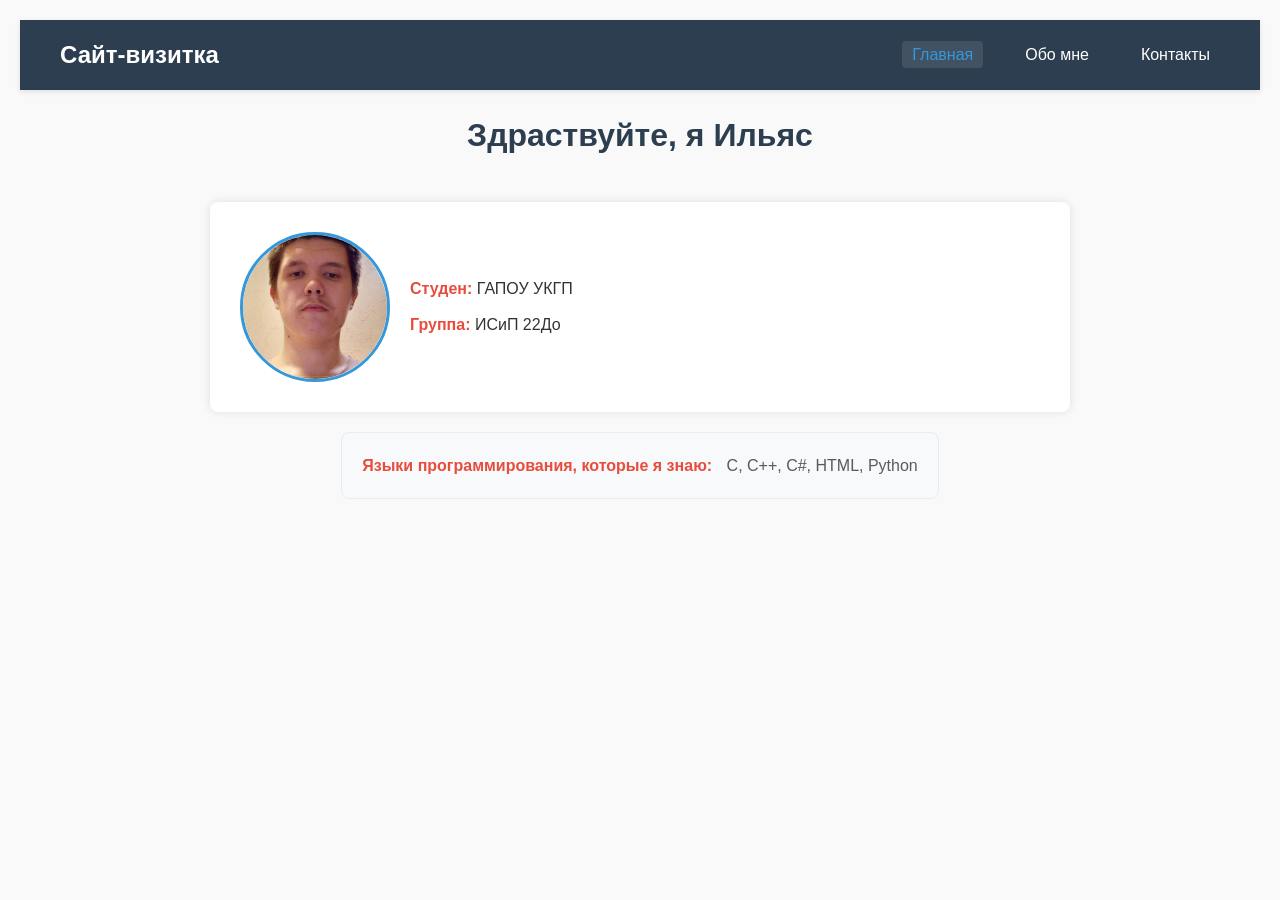
<file: index.html>
<!DOCTYPE html>
<html lang="ru">
<head>
    <meta charset="UTF-8">
    <meta name="viewport" content="width=device-width, initial-scale=1.0">
    <title>Home — О человеке</title>
    <link rel="stylesheet" href="style.css">
</head>
<body>
    <nav class="navbar">
        <div class="nav-container">
            <a href="index.html" class="nav-logo">Сайт-визитка</a>
            <ul class="nav-menu">
                <li><a href="index.html" class="nav-link active">Главная</a></li>
                <li><a href="index1.html" class="nav-link">Обо мне</a></li>
                <li><a href="index2.html" class="nav-link">Контакты</a></li>
            </ul>
            <div class="hamburger" id="hamburger">
                <span class="bar"></span>
                <span class="bar"></span>
                <span class="bar"></span>
            </div>
        </div>
    </nav>

    <div class="container">
        <h1>Здраствуйте, я Ильяс</h1>
        <div class="person-info">
            <img src="photo.jpg" alt="Фото человека" class="person-photo">
            <div class="details">
                <p><span class="highlight">Студен: </span>ГАПОУ УКГП</p>
                <p><span class="highlight">Группа: </span>ИСиП 22До</p>
            </div>
        </div>
    </div>

    <div class="center-container">
        <div class="animated-div">
            <p>
            <span class="highlight">Языки программирования, которые я знаю:</span>
            <span class="languages-list">C, C++, C#, HTML, Python</span>
            </p>
        </div>
    </div>
    
    <script src="script.js"></script>
</body>
</html>
</file>
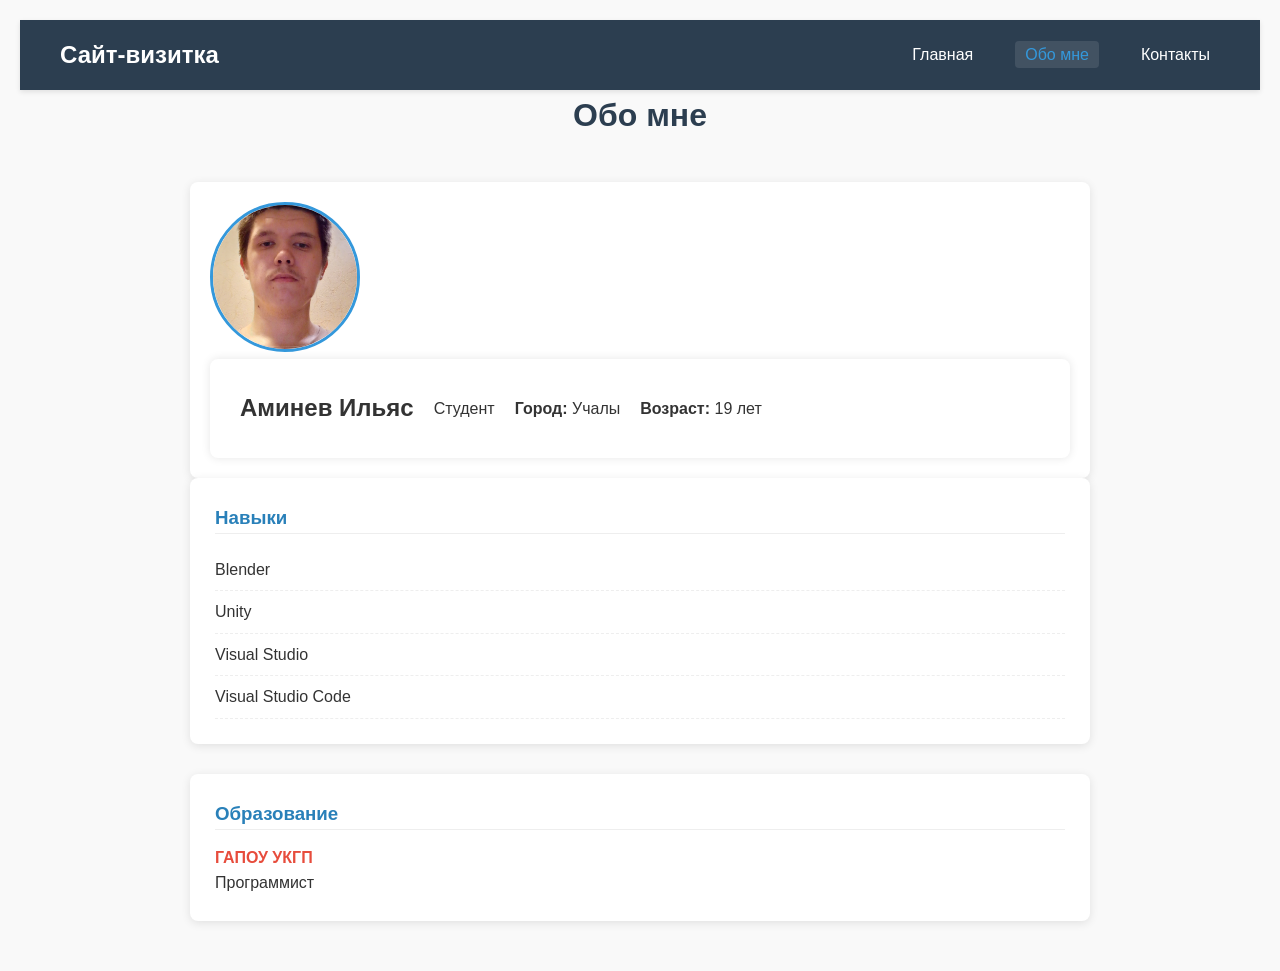
<file: index1.html>
<!DOCTYPE html>
<html lang="ru">
<head>
    <meta charset="UTF-8">
    <meta name="viewport" content="width=device-width, initial-scale=1.0">
    <title>About Me — Обо мне</title>
    <link rel="stylesheet" href="style.css">
</head>
<body>
    <nav class="navbar">
        <div class="nav-container">
            <a href="index.html" class="nav-logo">Сайт-визитка</a>
            <ul class="nav-menu">
                <li><a href="index.html" class="nav-link active">Главная</a></li>
                <li><a href="index1.html" class="nav-link">Обо мне</a></li>
                <li><a href="index2.html" class="nav-link">Контакты</a></li>
            </ul>
            <div class="hamburger" id="hamburger">
                <span class="bar"></span>
                <span class="bar"></span>
                <span class="bar"></span>
            </div>
        </div>
    </nav>
    
        <h1>Обо мне</h1>
    
    <main>
        <section class="container">
            <img src="photo.jpg" alt="Фото человека" class="person-photo">
            <div class="person-info">
                <h2>Аминев Ильяс</h2>
                <p>Студент</p>
                <p><strong>Город:</strong> Учалы</p>
                <p><strong>Возраст:</strong> 19 лет</p>
            </div>
        </section>

        <section class="skills">
            <h3>Навыки</h3>
            <ul>
                <li>Blender</li>
                <li>Unity</li>
                <li>Visual Studio</li>
                <li>Visual Studio Code</li>
            </ul>
        </section>

        <section class="education">
            <h3>Образование</h3>
            <div class="degree">
                <p><span class="highlight">ГАПОУ УКГП</span></p>
                <p>Программист</p>
            </div>
        </section>
    </main>

    <script src="script.js"></script>
</body>
</html>
</file>
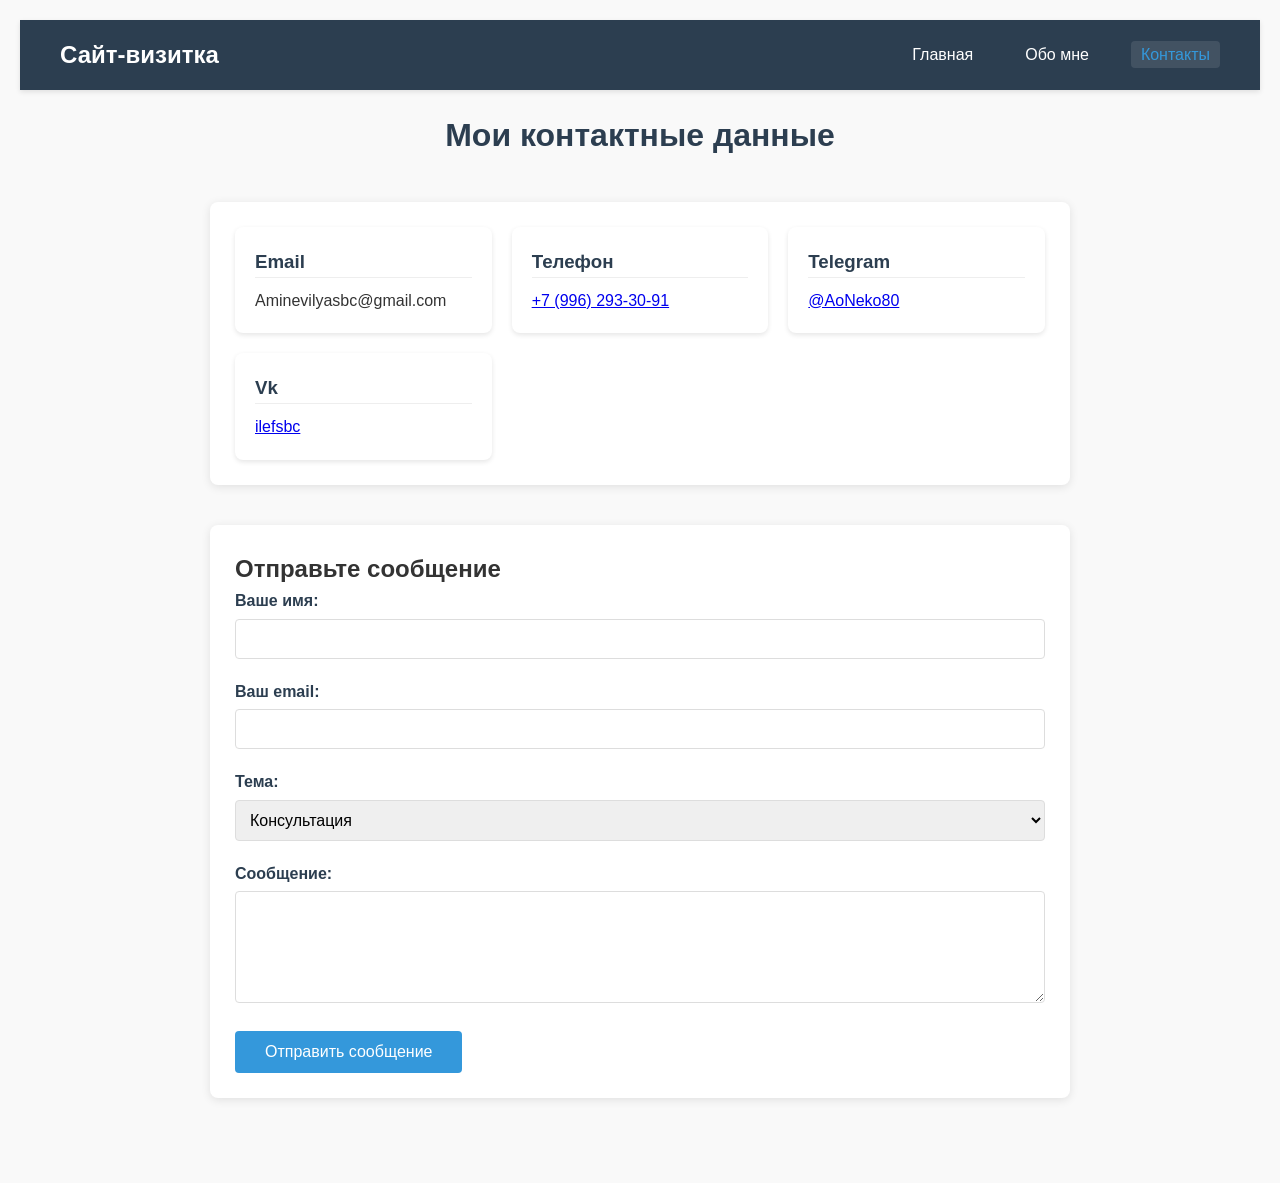
<file: index2.html>
<!DOCTYPE html>
<html lang="ru">
<head>
    <meta charset="UTF-8">
    <meta name="viewport" content="width=device-width, initial-scale=1.0">
    <title>Контакты</title>
    <link rel="stylesheet" href="style.css">
</head>
<body>
    <nav class="navbar">
        <div class="nav-container">
            <a href="index.html" class="nav-logo">Сайт-визитка</a>
            <ul class="nav-menu">
                <li><a href="index.html" class="nav-link active">Главная</a></li>
                <li><a href="index1.html" class="nav-link">Обо мне</a></li>
                <li><a href="index2.html" class="nav-link">Контакты</a></li>
            </ul>
            <div class="hamburger" id="hamburger">
                <span class="bar"></span>
                <span class="bar"></span>
                <span class="bar"></span>
            </div>
        </div>
    </nav>

    <div class="container">
        <h1>Мои контактные данные</h1>

<section class="contact-info">
    <div class="info-grid">
        <div class="info-item">
            <h3>Email</h3>
            <p><a href="Aminevilyasbc@gmail.com"></a>Aminevilyasbc@gmail.com</p>
        </div>
        <div class="info-item">
            <h3>Телефон</h3>
            <p><a href="tel:+79962933091">+7 (996) 293-30-91</a></p>
        </div>
        <div class="info-item">
            <h3>Telegram</h3>
            <p><a href="https://t.me/AoNeko80">@AoNeko80</a></p>
        </div>
        <div class="info-item">
            <h3>Vk</h3>
            <p><a href="https://vk.com/ilefsbc">ilefsbc</a></p>
        </div>
    </div>
</section>

<section class="contact-form">
    <h2>Отправьте сообщение</h2>
    <form action="#" method="POST">
        <div class="form-group">
            <label for="name">Ваше имя:</label>
            <input type="text" id="name" name="name" required>
        </div>

        <div class="form-group">
            <label for="email">Ваш email:</label>
            <input type="email" id="email" name="email" required>
        </div>

        <div class="form-group">
            <label for="subject">Тема:</label>
            <select id="subject" name="subject">
                <option value="consultation">Консультация</option>
                <option value="cooperation">Сотрудничество</option>
                <option value="feedback">Обратная связь</option>
                <option value="other">Другое</option>
            </select>
        </div>

        <div class="form-group">
            <label for="message">Сообщение:</label>
            <textarea id="message" name="message" rows="5" required></textarea>
        </div>

        <button type="submit" class="submit-btn">Отправить сообщение</button>
    </form>
</section>
</div>
<script src="script.js"></script>
</body>
</html>
</file>
<file: style.css>
* {
    margin: 0;
    padding: 0;
    box-sizing: border-box;
}

body {
    font-family: 'Arial', sans-serif;
    line-height: 1.6;
    color: #333;
    background-color: #f9f9f9;
    padding: 20px;
}

.navbar {
    background-color: #2c3e50;
    padding: 1rem 0;
    box-shadow: 0 2px 5px rgba(0, 0, 0, 0.1);
}

.nav-container {
    max-width: 1200px;
    margin: 0 auto;
    display: flex;
    justify-content: space-between;
    align-items: center;
    padding: 0 20px;
}

.nav-logo {
    color: white;
    text-decoration: none;
    font-size: 1.5rem;
    font-weight: bold;
}

.nav-menu {
    display: flex;
    list-style: none;
    gap: 2rem;
}

.nav-link {
    color: white;
    text-decoration: none;
    font-size: 1rem;
    transition: color 0.3s;
    padding: 5px 10px;
    border-radius: 4px;
}

.nav-link:hover {
    color: #3498db;
}

.nav-link.active {
    color: #3498db;
    background-color: rgba(255, 255, 255, 0.1);
}

.hamburger {
    display: none;
    flex-direction: column;
    cursor: pointer;
}

.bar {
    height: 3px;
    width: 25px;
    background: white;
    margin: 3px 0;
    transition: 0.3s;
}

/* Основные стили для всех страниц */
.container {
    max-width: 900px;
    margin: 0 auto;
    padding: 20px;
}

h1 {
    text-align: center;
    color: #2c3e50;
    margin-bottom: 40px;
}

/* Стили главной страницы */
.person-info {
    display: flex;
    align-items: center;
    gap: 20px;
    background: white;
    padding: 30px;
    border-radius: 8px;
    box-shadow: 0 0 10px rgba(0, 0, 0, 0.1);
}

.person-photo {
    flex-shrink: 0;
    width: 150px;
    height: 150px;
    border-radius: 50%;
    object-fit: cover;
    border: 3px solid #3498db;
}

.details {
    flex: 1;
}

.details p {
    margin: 10px 0;
}

.highlight {
    color: #e74c3c;
    font-weight: bold;
}

/* Стили страницы «Обо мне» */
header {
    text-align: center;
    margin-bottom: 40px;
    padding-bottom: 20px;
    border-bottom: 2px solid #e0e0e0;
}

header h1 {
    color: #2c3e50;
    font-size: 2.5em;
}

main {
    max-width: 900px;
    margin: 0 auto;
}

section {
    background: white;
    padding: 25px;
    margin-bottom: 30px;
    border-radius: 8px;
    box-shadow: 0 2px 10px rgba(0, 0, 0, 0.1);
}

.profile {
    display: flex;
    align-items: center;
    gap: 30px;
    flex-wrap: wrap;
}

.profile-photo {
    width: 200px;
    height: 200px;
    border-radius: 50%;
    object-fit: cover;
    border: 4px solid #3498db;
    flex-shrink: 0;
}

.profile-info h2 {
    color: #2c3e50;
    margin-bottom: 10px;
}

h3 {
    color: #2980b9;
    margin-bottom: 15px;
    padding-bottom: 10 px;
    border-bottom: 1px solid #eee;
}

.skills ul, .experience ul, .education ul {
    list-style-type: none;
    padding-left: 0;
}

.skills li {
    padding: 8px 0;
    border-bottom: 1px dashed #eee;
}

.job {
    margin-bottom: 20px;
}

.company {
    color: #7f8c8d;
    font-weight: bold;
    margin: 5px 0;
}

.degree h4 {
    color: #27ae60;
}

/* Стили страницы контактов */
.contact-info {
    margin-bottom: 40px;
}

.info-grid {
    display: grid;
    grid-template-columns: repeat(auto-fit, minmax(250px, 1fr));
    gap: 20px;
}

.info-item {
    background: white;
    padding: 20px;
    border-radius: 8px;
    box-shadow: 0 2px 5px rgba(0, 0, 0, 0.1);
}

.info-item h3 {
    color: #2c3e50;
    margin-bottom: 10px;
}

.contact-form {
    margin-bottom: 40px;
}

.form-group {
    margin-bottom: 20px;
}

label {
    display: block;
    margin-bottom: 5px;
    font-weight: bold;
    color: #2c3e50;
}

input, select, textarea {
    width: 100%;
    padding: 10px;
    border: 1px solid #ddd;
    border-radius: 4px;
    font-size: 1rem;
}

textarea {
    resize: vertical;
}

.submit-btn {
    background-color: #3498db;
    color: white;
    padding: 12px 30px;
    border: none;
    border-radius: 4px;
    cursor: pointer;
    font-size: 1rem;
    transition: background-color 0.3s;
}

.submit-btn:hover {
    background-color: #2980b9;
}

.working-hours {
    background: white;
    padding: 25px;
    border-radius: 8px;
    box-shadow: 0 2px 10px rgba(0, 0, 0, 0.1);
}

.center-container {
  display: flex;
  justify-content: center;
  align-items: center;
}

.animated-div {
  padding: 20px;
  background-color: #f8f9fa;
  border: 1px solid #e9ecef;
  border-radius: 8px;
  cursor: pointer;
  transition: transform 0.4s ease, box-shadow 0.4s ease;
  transform-origin: center;
}

.animated-div:hover {
  transform: scale(1.1);
  box-shadow: 0 8px 25px rgba(0, 0, 0, 0.15);
}

.highlight {
  color: #e74c3c;
  font-weight: bold;
}

.languages-list {
  margin-left: 10px;
  opacity: 0.8;
}

/* Адаптивность */
@media (max-width: 768px) {
    .nav-menu {
        position: fixed;
        left: -100%;
        top: 70px;
        flex-direction: column;
        background-color: #2c3e50;
        width: 100%;
        text-align: center;
        transition: 0.3s;
        box-shadow: 0 10px 27px rgba(0, 0, 0, 0.05);
        padding: 20px 0;
    }

    .nav-menu.active {
        left: 0;
    }

    .hamburger {
        display: flex;
    }

    .hamburger.active .bar:nth-child(2) {
        opacity: 0;
    }

    .hamburger.active .bar:nth-child(1) {
        transform: translateY(8px) rotate(45deg);
    }

    .hamburger.active .bar:nth-child(3) {
        transform: translateY(-8px) rotate(-45deg);
    }

    /* Адаптивность для главной страницы */
    .person-info {
        flex-direction: column;
        text-align: center;
    }

    .person-photo {
        width: 150px;
        height: 150px;
    }

    /* Адаптивность для страницы «Обо мне» */
    .profile {
        flex-direction: column;
        text-align: center;
    }
    
    .profile-photo {
        width: 150px;
        height: 150px;
    }
    
    section {
        padding: 15px;
    }

    /* Адаптивность для контактов */
    .info-grid {
        grid-template-columns: 1fr;
    }
}
</file>
